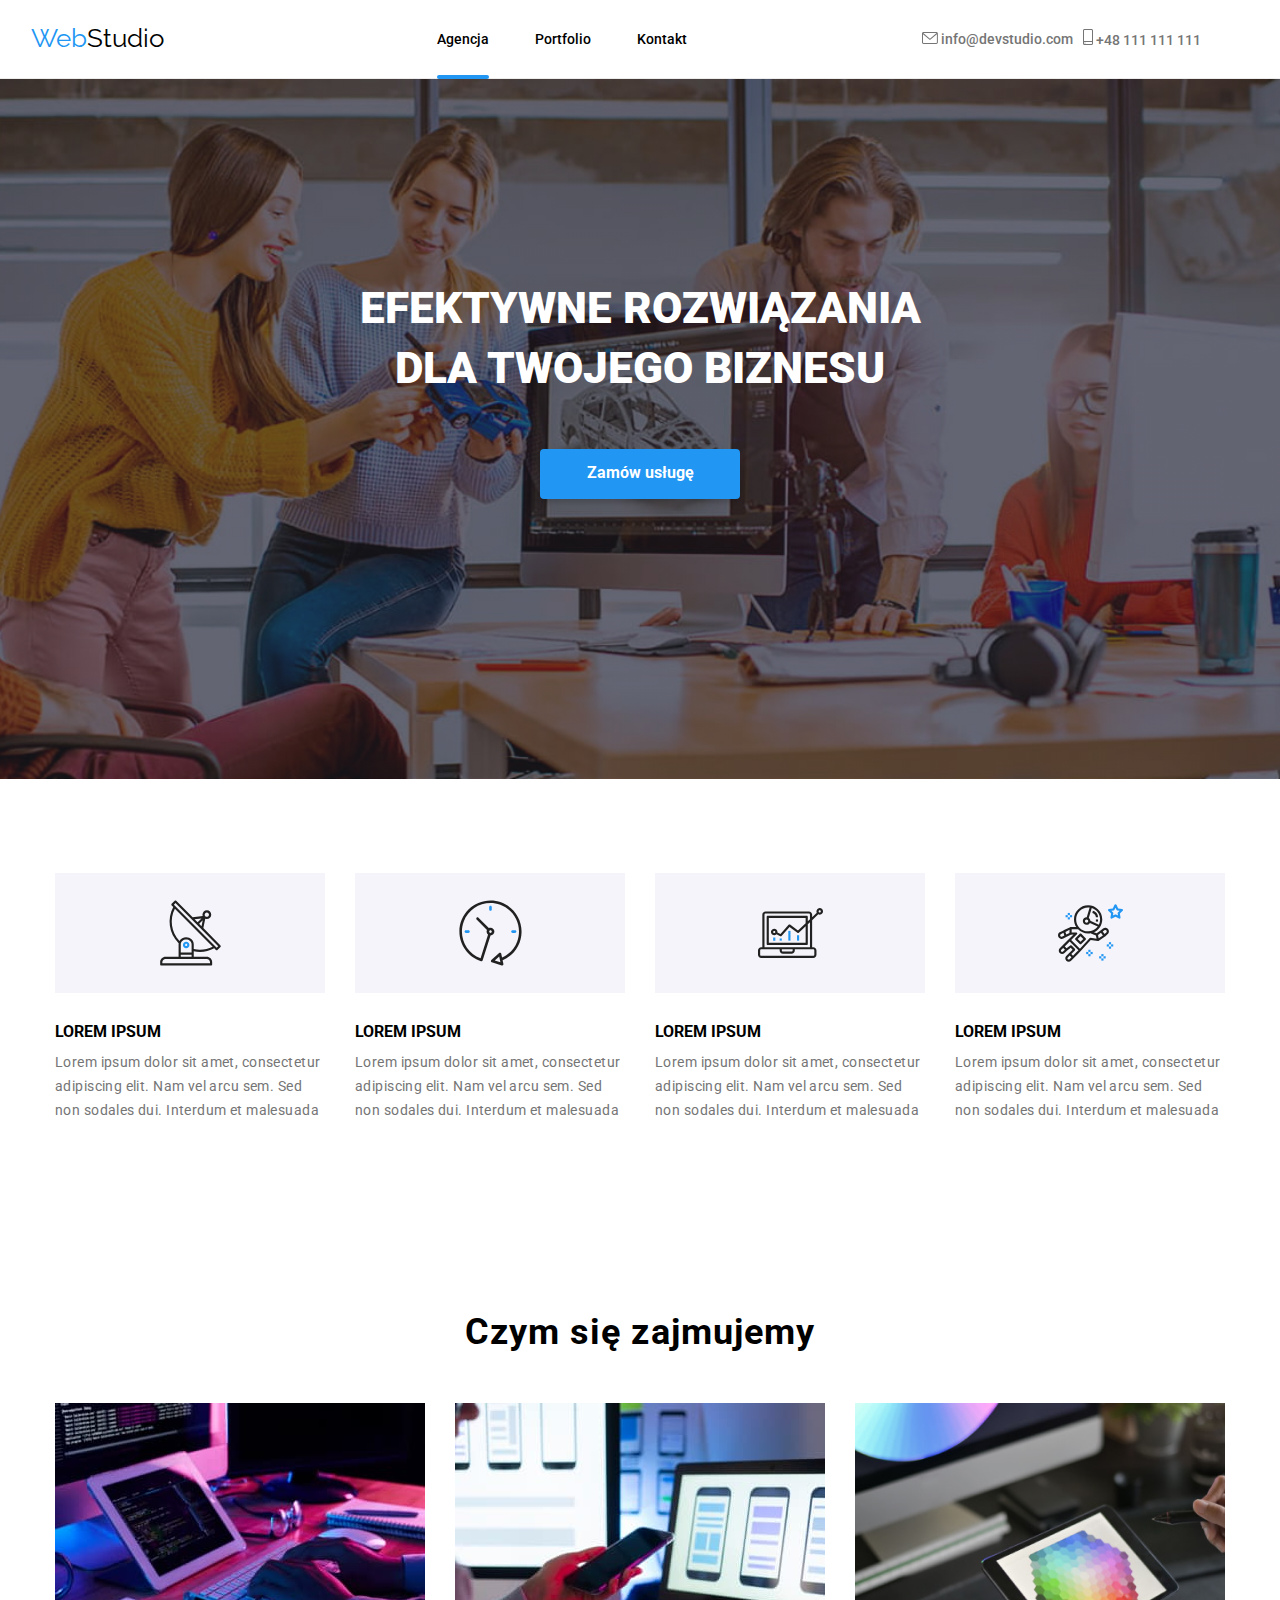
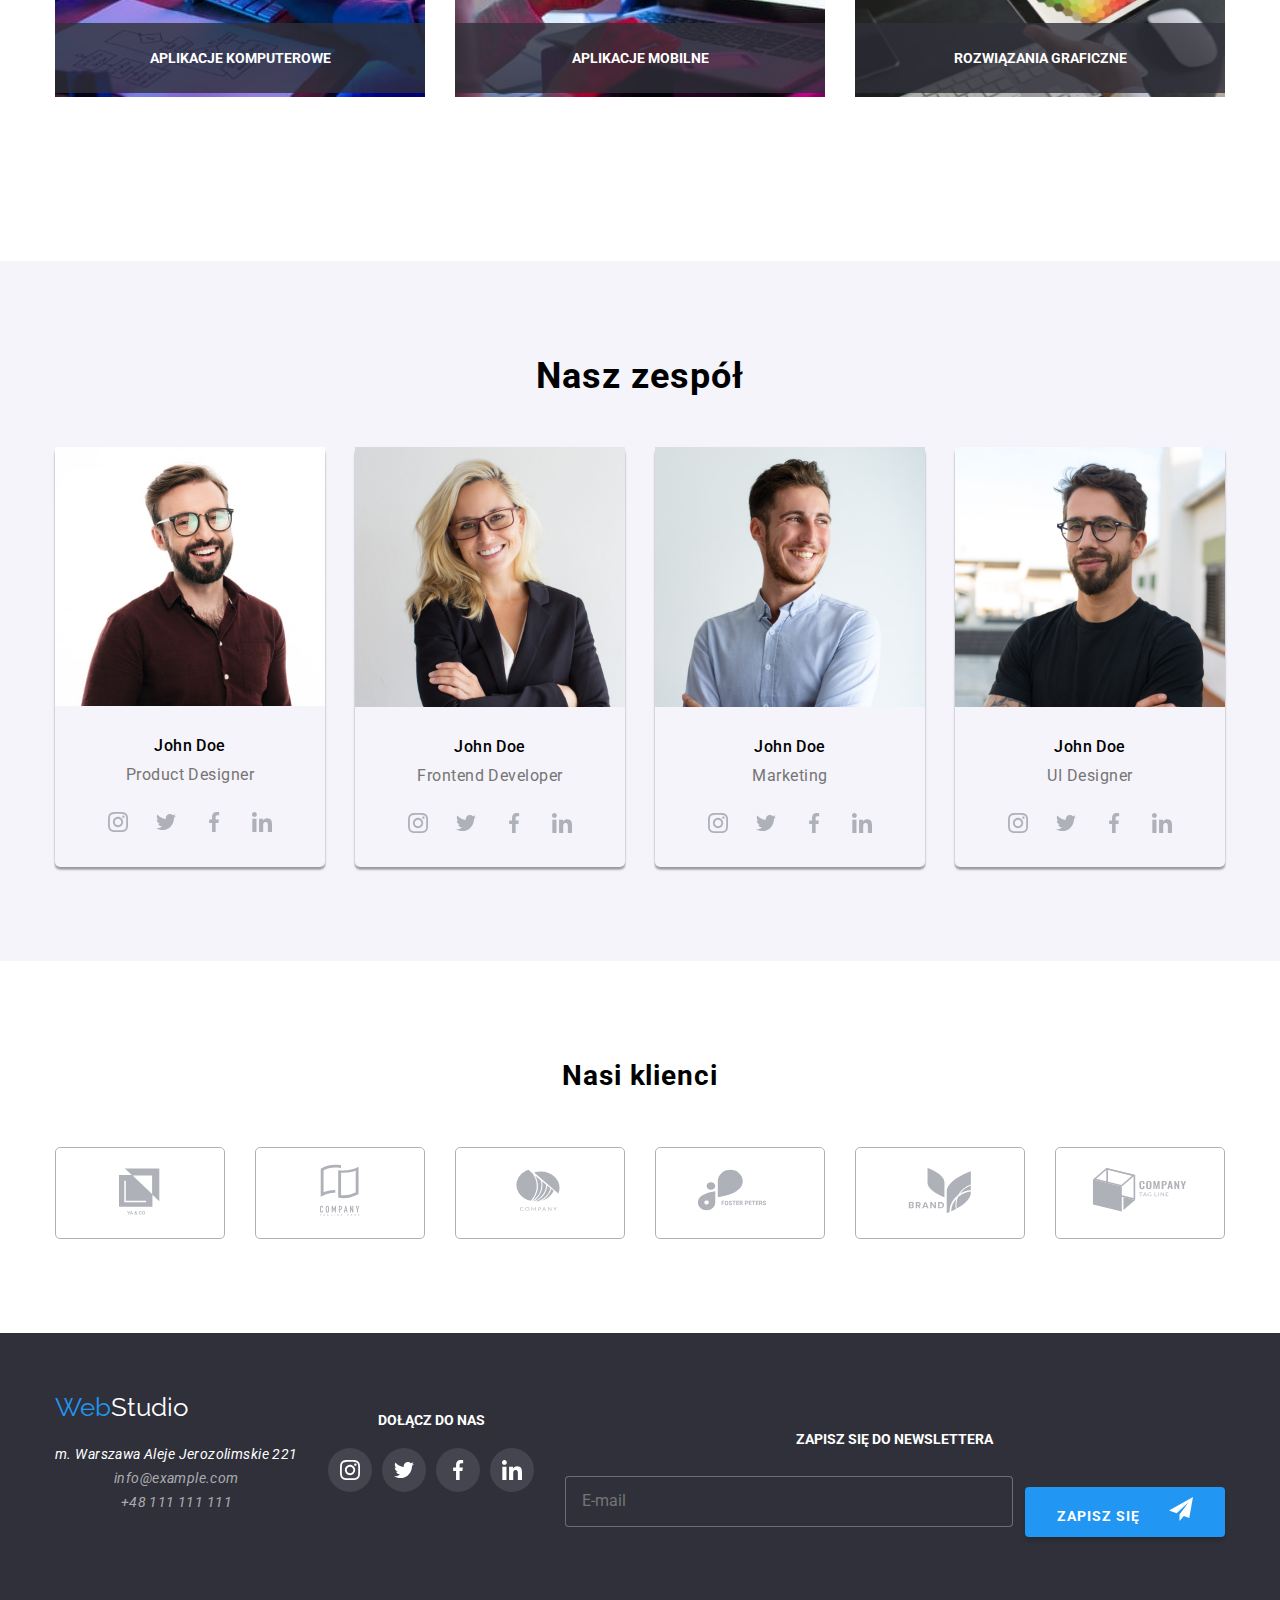
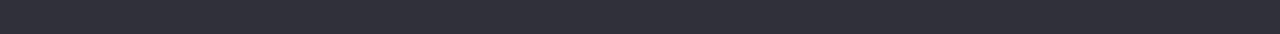
<file: index.html>
<!DOCTYPE html>
<html lang="pl">
  <head>
    <title>Studio</title>
    <meta charset="UTF-8" />
    <meta http-equiv="X-UA-Compatible" content="IE=edge" />
    <meta name="viewport" content="width=device-width, initial-scale=1.0" />
    <meta name="description" content="WebStudio" />
    <link
      rel="stylesheet"
      href="https://cdnjs.cloudflare.com/ajax/libs/modern-normalize/1.0.0/modern-normalize.min.css"
    />
    <!-- <link rel="stylesheet" href="./css/styles.css" /> -->
    <link rel="stylesheet" href="./css/main.min.css" />
    <link rel="preconnect" href="https://fonts.googleapis.com" />
    <link rel="preconnect" href="https://fonts.gstatic.com" crossorigin />
    <link
      href="https://fonts.googleapis.com/css2?family=Raleway:wght@700&family=Roboto:wght@400;500;700;900&display=swap"
      rel="stylesheet"
    />
  </head>
  <!--body-->
  <body>
    <!----------------- HEADER BEGIN ------------------------->
    <header class="header">
      <div class="header__container container">
        <!---------------- NAVIGATION BEGIN -------------------------->
        <!---------------- LOGO BEGIN  ----------------------->
        <a class="logo" href="./index.html">Web<span class="logo logo--header">Studio</span></a>
        <!---------------- LOGO END -------------------------->
        <nav class="header__navi">
          <ul class="header__selectors">
            <li class="header__selkeys">
              <a class="header__selkeyslink header__backlight" href="./index.html">Agencja</a>
            </li>
            <li class="header__selkeys">
              <a class="header__selkeyslink" href="./portfolio.html">Portfolio</a>
            </li>
            <li class="header__selkeys">
              <a class="header__selkeyslink" href="#">Kontakt</a>
            </li>
          </ul>
        </nav>
        <!---------------- NAVIGATION END -------------------------->
        <!---------------- HEADER CONTACT BEGIN -------------------->
        <ul class="header__contact">
          <li class="header__contactlist">
            <a href="mailto:info@devstudio.com" class="header__contactitem">
              <svg class="header__contact-icon" width="16" height="12">
                <use href="./images/icons.svg#icon-envelope"></use>
              </svg>
              <span>info@devstudio.com</span></a
            >
          </li>
          <li class="header__contactlist">
            <a href="tel:48111111111" class="header__contactitem">
              <svg class="header__contact-icon" width="10" height="16">
                <use href="./images/icons.svg#icon-phone"></use>
              </svg>
              <span>+48 111 111 111</span></a
            >
          </li>
        </ul>
        <button class="mobile-toggle js-open-menu">
          <svg class="mobile-menu-icon" width="35" height="35">
            <use href="./images/icons.svg#menu-button"></use>
          </svg>
        </button>
      </div>
    </header>
    <!---------------- HEADER CONTACT END -------------------->
    <main class="main">
      <!--------------MOTTO BEGIN----------------------------->
      <section class="motto section">
        <div class="motto__frame">
          <h1 class="motto__text">EFEKTYWNE ROZWIĄZANIA<br />DLA TWOJEGO BIZNESU</h1>
          <button type="button" class="motto__btn" data-modal-open>Zamów usługę</button>
        </div>
      </section>
      <!-------DESCRIPTION--------->
      <section class="description section">
        <div class="container">
          <ul class="description__list">
            <li class="description__item">
              <div class="description__icon">
                <svg width="65" height="70">
                  <use href="./images/icons.svg#icon-desc-antenna"></use>
                </svg>
              </div>
              <h3 class="description__title">Lorem ipsum</h3>
              <p class="description__text">
                Lorem ipsum dolor sit amet, consectetur adipiscing elit. Nam vel arcu sem. Sed non
                sodales dui. Interdum et malesuada
              </p>
            </li>
            <li class="description__item">
              <div class="description__icon">
                <svg width="65" height="70">
                  <use href="./images/icons.svg#icon-desc-clock"></use>
                </svg>
              </div>
              <h3 class="description__title">Lorem ipsum</h3>
              <p class="description__text">
                Lorem ipsum dolor sit amet, consectetur adipiscing elit. Nam vel arcu sem. Sed non
                sodales dui. Interdum et malesuada
              </p>
            </li>
            <li class="description__item">
              <div class="description__icon">
                <svg width="65" height="70">
                  <use href="./images/icons.svg#icon-desc-diagram"></use>
                </svg>
              </div>
              <h3 class="description__title">Lorem ipsum</h3>
              <p class="description__text">
                Lorem ipsum dolor sit amet, consectetur adipiscing elit. Nam vel arcu sem. Sed non
                sodales dui. Interdum et malesuada
              </p>
            </li>
            <li class="description__item">
              <div class="description__icon">
                <svg width="65" height="70">
                  <use href="./images/icons.svg#icon-desc-astronaut"></use>
                </svg>
              </div>
              <h3 class="description__title">Lorem ipsum</h3>
              <p class="description__text">
                Lorem ipsum dolor sit amet, consectetur adipiscing elit. Nam vel arcu sem. Sed non
                sodales dui. Interdum et malesuada
              </p>
            </li>
          </ul>
        </div>
      </section>
      <!---------WHAT WE DO----------->
      <div class="whatwedo section">
        <div class="container">
          <h2 class="whatwedo__title">Czym się zajmujemy</h2>
          <ul class="whatwedo__list">
            <li class="whatwedo__item">
              <img src="images/img1.jpg" alt="coding and typing" width="370" height="294" />
              <span class="whatwedo__item-desc">Aplikacje komputerowe</span>
            </li>
            <li class="whatwedo__item">
              <img src="images/img2.jpg" alt="smartphone and laptop" width="370" height="294" />
              <span class="whatwedo__item-desc">Aplikacje mobilne</span>
            </li>
            <li class="whatwedo__item">
              <img src="images/img3.jpg" alt="tablet with color palete" width="370" height="294" />
              <span class="whatwedo__item-desc">Rozwiązania graficzne</span>
            </li>
          </ul>
        </div>
      </div>
      <!--------TEAM-------->
      <section class="team section">
        <div class="container">
          <h2 class="team__title">Nasz zespół</h2>
          <ul class="team__list">
            <li class="team__item-pic">
              <img
                src="images/john_doe_product_designer.jpg"
                alt="picture john doe product designer"
                width="270"
                height="260"
              />
              <h3 class="team__member">John Doe</h3>
              <span class="team__member-desc">Product Designer</span>
              <div class="team__socials">
                <ul class="team__social-list">
                  <li class="team__social-item">
                    <a href="#" class="team__social-link" target="blank">
                      <svg class="team__social-icon" width="44" height="44">
                        <use href="./images/icons.svg#icon-instagram"></use>
                      </svg>
                    </a>
                  </li>
                  <li class="team__social-item">
                    <a href="#" class="team__social-link" target="blank">
                      <svg class="team__social-icon" width="44" height="44">
                        <use href="./images/icons.svg#icon-twitter"></use>
                      </svg>
                    </a>
                  </li>
                  <li class="team__social-item">
                    <a href="#" class="team__social-link" target="blank">
                      <svg class="team__social-icon" width="44" height="44">
                        <use href="./images/icons.svg#icon-facebook"></use>
                      </svg>
                    </a>
                  </li>
                  <li class="team__social-item">
                    <a href="#" class="team__social-link" target="blank">
                      <svg class="team__social-icon" width="44" height="44">
                        <use href="./images/icons.svg#icon-linkedin"></use>
                      </svg>
                    </a>
                  </li>
                </ul>
              </div>
            </li>
            <li class="team__item-pic">
              <img
                src="images/john_doe_frontend_developer.jpg"
                alt="picture john doe frontend developer"
                width="270"
                height="260"
              />
              <h3 class="team__member">John Doe</h3>
              <span class="team__member-desc">Frontend Developer</span>
              <div class="team__socials">
                <ul class="team__social-list">
                  <li class="team__social-item">
                    <a href="#" class="team__social-link" target="blank">
                      <svg class="team__social-icon" width="44" height="44">
                        <use href="./images/icons.svg#icon-instagram"></use>
                      </svg>
                    </a>
                  </li>
                  <li class="team__social-item">
                    <a href="#" class="team__social-link" target="blank">
                      <svg class="team__social-icon" width="44" height="44">
                        <use href="./images/icons.svg#icon-twitter"></use>
                      </svg>
                    </a>
                  </li>
                  <li class="team__social-item">
                    <a href="#" class="team__social-link" target="blank">
                      <svg class="team__social-icon" width="44" height="44">
                        <use href="./images/icons.svg#icon-facebook"></use>
                      </svg>
                    </a>
                  </li>
                  <li class="team__social-item">
                    <a href="#" class="team__social-link" target="blank">
                      <svg class="team__social-icon" width="44" height="44">
                        <use href="./images/icons.svg#icon-linkedin"></use>
                      </svg>
                    </a>
                  </li>
                </ul>
              </div>
            </li>
            <li class="team__item-pic">
              <img
                src="images/john_doe_marketing.jpg"
                alt="picture john doe marketing"
                width="270"
                height="260"
              />
              <h3 class="team__member">John Doe</h3>
              <span class="team__member-desc">Marketing</span>
              <div class="team__socials">
                <ul class="team__social-list">
                  <li class="team__social-item">
                    <a href="#" class="team__social-link" target="blank">
                      <svg class="team__social-icon" width="44" height="44">
                        <use href="./images/icons.svg#icon-instagram"></use>
                      </svg>
                    </a>
                  </li>
                  <li class="team__social-item">
                    <a href="#" class="team__social-link" target="blank">
                      <svg class="team__social-icon" width="44" height="44">
                        <use href="./images/icons.svg#icon-twitter"></use>
                      </svg>
                    </a>
                  </li>
                  <li class="team__social-item">
                    <a href="#" class="team__social-link" target="blank">
                      <svg class="team__social-icon" width="44" height="44">
                        <use href="./images/icons.svg#icon-facebook"></use>
                      </svg>
                    </a>
                  </li>
                  <li class="team__social-item">
                    <a href="#" class="team__social-link" target="blank">
                      <svg class="team__social-icon" width="44" height="44">
                        <use href="./images/icons.svg#icon-linkedin"></use>
                      </svg>
                    </a>
                  </li>
                </ul>
              </div>
            </li>
            <li class="team__item-pic">
              <img
                src="images/john_doe_ui_designer.jpg"
                alt="picture john doe ui designer"
                width="270"
                height="260"
              />
              <h3 class="team__member">John Doe</h3>
              <span class="team__member-desc">UI Designer</span>
              <div class="team__socials">
                <ul class="team__social-list">
                  <li class="team__social-item">
                    <a href="#" class="team__social-link" target="blank">
                      <svg class="team__social-icon" width="44" height="44">
                        <use href="./images/icons.svg#icon-instagram"></use>
                      </svg>
                    </a>
                  </li>
                  <li class="team__social-item">
                    <a href="#" class="team__social-link" target="blank">
                      <svg class="team__social-icon" width="44" height="44">
                        <use href="./images/icons.svg#icon-twitter"></use>
                      </svg>
                    </a>
                  </li>
                  <li class="team__social-item">
                    <a href="#" class="team__social-link" target="blank">
                      <svg class="team__social-icon" width="44" height="44">
                        <use href="./images/icons.svg#icon-facebook"></use>
                      </svg>
                    </a>
                  </li>
                  <li class="team__social-item">
                    <a href="#" class="team__social-link" target="blank">
                      <svg class="team__social-icon" width="44" height="44">
                        <use href="./images/icons.svg#icon-linkedin"></use>
                      </svg>
                    </a>
                  </li>
                </ul>
              </div>
            </li>
          </ul>
        </div>
      </section>
      <!------------------END TEAM BLOCK ----------------------------------->
      <!------------------START CUSTOMER BLOCK------------------------------>
      <section class="customer section">
        <div class="container">
          <h2 class="customer__title">Nasi klienci</h2>
          <ul class="customer__list">
            <li class="customer__list-item">
              <a href="#" class="customer-link" target="blank">
                <svg class="customer__icon" width="106" height="60">
                  <use href="./images/icons.svg#icon-customer-1"></use>
                </svg>
              </a>
            </li>
            <li class="customer__list-item">
              <a href="#" class="customer-link" target="blank">
                <svg class="customer__icon" width="106" height="60">
                  <use href="./images/icons.svg#icon-customer-2"></use>
                </svg>
              </a>
            </li>
            <li class="customer__list-item">
              <a href="#" class="customer-link" target="blank">
                <svg class="customer__icon" width="106" height="60">
                  <use href="./images/icons.svg#icon-customer-3"></use>
                </svg>
              </a>
            </li>
            <li class="customer__list-item">
              <a href="#" class="customer-link" target="blank">
                <svg class="customer__icon" width="106" height="60">
                  <use href="./images/icons.svg#icon-customer-4"></use>
                </svg>
              </a>
            </li>
            <li class="customer__list-item">
              <a href="#" class="customer-link" target="blank">
                <svg class="customer__icon" width="106" height="60">
                  <use href="./images/icons.svg#icon-customer-5"></use>
                </svg>
              </a>
            </li>
            <li class="customer__list-item">
              <a href="#" class="customer-link" target="blank">
                <svg class="customer__icon" width="106" height="60">
                  <use href="./images/icons.svg#icon-customer-6"></use>
                </svg>
              </a>
            </li>
          </ul>
        </div>
      </section>
    </main>
    <!-----FOOTER----->
    <footer class="footer">
      <div class="container footer-flex">
        <div class="footer__address">
          <!---------------- LOGO BEGIN ----------------------->
          <a class="logo" href="index.html" title="Strona główna"
            >Web<span class="logo logo--footer">Studio</span></a
          >
          <!---------------- LOGO END -------------------------->
          <address>
            <ul class="footer__address-list">
              <li class="footer__address-item">
                <span class="footer__address-item--textcolor"
                  >m. Warszawa Aleje Jerozolimskie 221</span
                >
              </li>
              <li class="footer__address-item">
                <a href="mailto:info@example.com" class="footer__address-link">info@example.com</a>
              </li>
              <li class="footer__address-item">
                <a href="tel:+48111111111" class="footer__address-link">+48 111 111 111</a>
              </li>
            </ul>
          </address>
        </div>
        <div class="footer__socials">
          <span class="footer__description">Dołącz do nas</span>
          <ul class="footer__socials-list">
            <li class="footer__socials-list-item">
              <a href="#" class="footer__socials-list-link" target="blank">
                <svg class="footer__socials-icons" width="44" height="44">
                  <use href="./images/icons.svg#icon-instagram"></use>
                </svg>
              </a>
            </li>
            <li class="footer__socials-list-item">
              <a href="#" class="footer__socials-list-link" target="blank">
                <svg class="footer__socials-icons" width="44" height="44">
                  <use href="./images/icons.svg#icon-twitter"></use>
                </svg>
              </a>
            </li>
            <li class="footer__socials-list-item">
              <a href="#" class="footer__socials-list-link" target="blank">
                <svg class="footer__socials-icons" width="44" height="44">
                  <use href="./images/icons.svg#icon-facebook"></use>
                </svg>
              </a>
            </li>
            <li class="footer__socials-list-item">
              <a href="#" class="footer__socials-list-link" target="blank">
                <svg class="footer__socials-icons" width="44" height="44">
                  <use href="./images/icons.svg#icon-linkedin"></use>
                </svg>
              </a>
            </li>
          </ul>
        </div>
        <div class="footer__newsletter">
          <span class="footer__description">Zapisz się do newslettera</span>
          <form name="footer-news-form" class="footer__newsletter-form">
            <label>
              <input
                type="email"
                name="footer-news-email"
                class="footer__newsletter-email"
                placeholder="E-mail"
              />
            </label>
            <button type="submit" class="footer__newsletter-btn">
              <span class="footer__description">Zapisz się</span>
              <svg class="footer__newsletter-icons" width="24" height="24">
                <use href="./images/icons.svg#icon-footer-send"></use>
              </svg>
            </button>
          </form>
        </div>
      </div>
    </footer>
    <!-------------------- MODAL WINDOW BEGIN  ------------------------->
    <div class="backdrop is-hidden" data-modal>
      <div class="modal">
        <button type="button" class="modal__close-btn" data-modal-close>
          <svg class="modal__close-icon" width="11" height="11">
            <use href="./images/icons.svg#icon-modal-close" />
          </svg>
        </button>
        <div class="modal__title">
          <span>Zostaw swoje dane w formularzu poniżej</span>
        </div>
        <form class="modal__form-box">
          <label class="modal__form-label" for="imie">
            <svg class="modal__form-icon" width="15" height="15">
              <use href="./images/icons.svg#icon-modal-person" />
            </svg>
            Imię
            <input class="modal__form-input" id="imie" type="text" name="Imie" />
          </label>
          <label class="modal__form-label" for="telefon">
            <svg class="modal__form-icon" width="15" height="15">
              <use href="./images/icons.svg#icon-modal-phone" />
            </svg>
            Telefon
            <input class="modal__form-input" id="telefon" type="tel" name="Telefon" />
          </label>
          <label class="modal__form-label" for="email">
            <svg class="modal__form-icon" width="15" height="15">
              <use href="./images/icons.svg#icon-modal-envelope" />
            </svg>
            Email
            <input class="modal__form-input" id="email" type="email" name="Email" />
          </label>
          <label class="modal__form-label" for="komentarz">
            Komentarz
            <textarea
              class="modal__form-input modal__form-textarea"
              id="komentarz"
              placeholder="Wprowadź tekst"
            ></textarea>
          </label>
          <label class="modal__custom-checkbox" for="checkbox">
            <input type="checkbox" id="checkbox" />
            <svg class="modal__custom-icon-check" width="15" height="14">
              <use href="./images/icons.svg#icon-modal-check" />
            </svg>
            Oświadczam że akceptuję&nbsp;<a
              class="modal__custom-checkbox-links"
              href="#"
              target="_blank"
              >Regulamin&nbsp;</a
            >i&nbsp;<a class="modal__custom-checkbox-links" href="#" target="_blank"
              >Politykę prywatoności
            </a>
          </label>
          <div class="modal__btn">
            <button class="modal__btn-send" type="submit">Wyślij</button>
          </div>
        </form>
      </div>
    </div>
    <!--------------------MOBILE MENU ---------------------------------->
    <div class="mobile-menu js-menu-container">
      <button class="mobile-toggle js-close-menu">
        <svg class="mobile-menu-icon" width="20" height="20">
          <use href="./images/icons.svg#icon-modal-close"></use>
        </svg>
      </button>
    </div>
    <script defer src="./js/mobile-menu.js"></script>
    <script defer src="./js/modal.js"></script>
  </body>
</html>
</file>
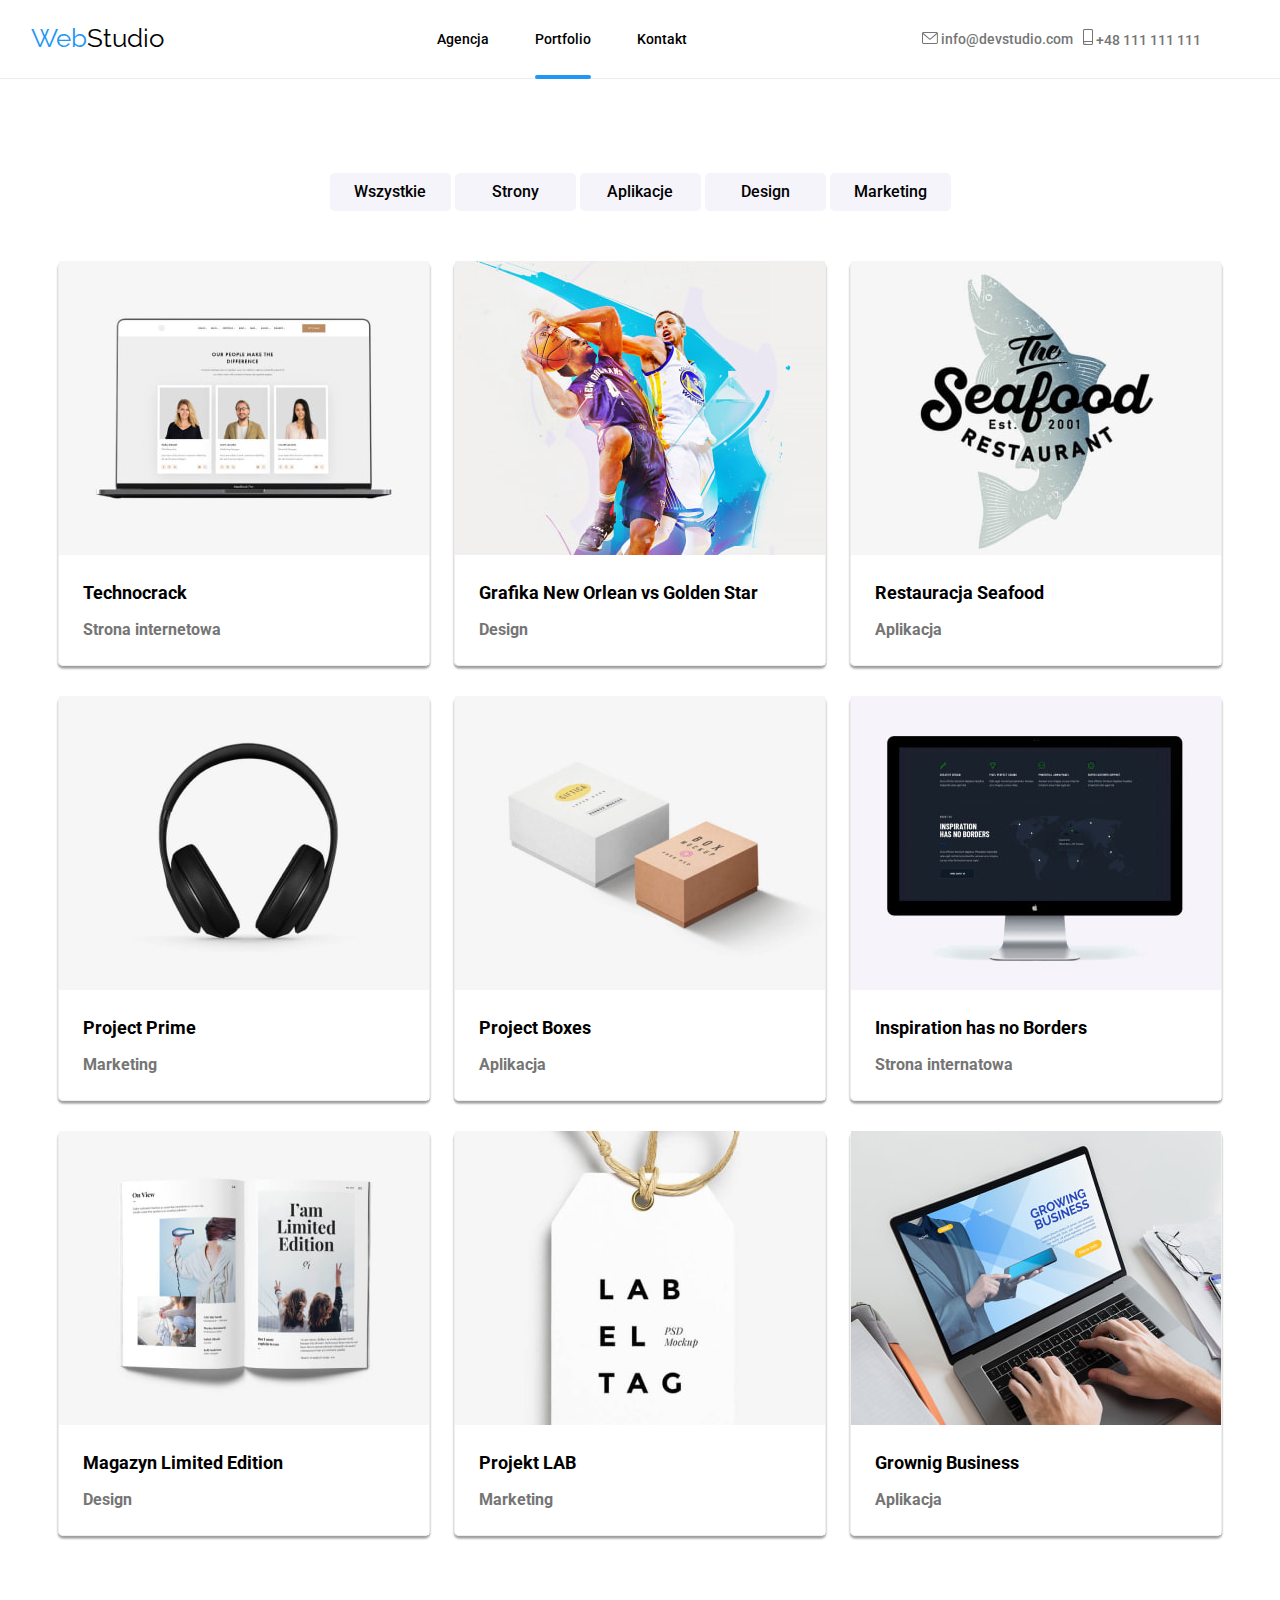
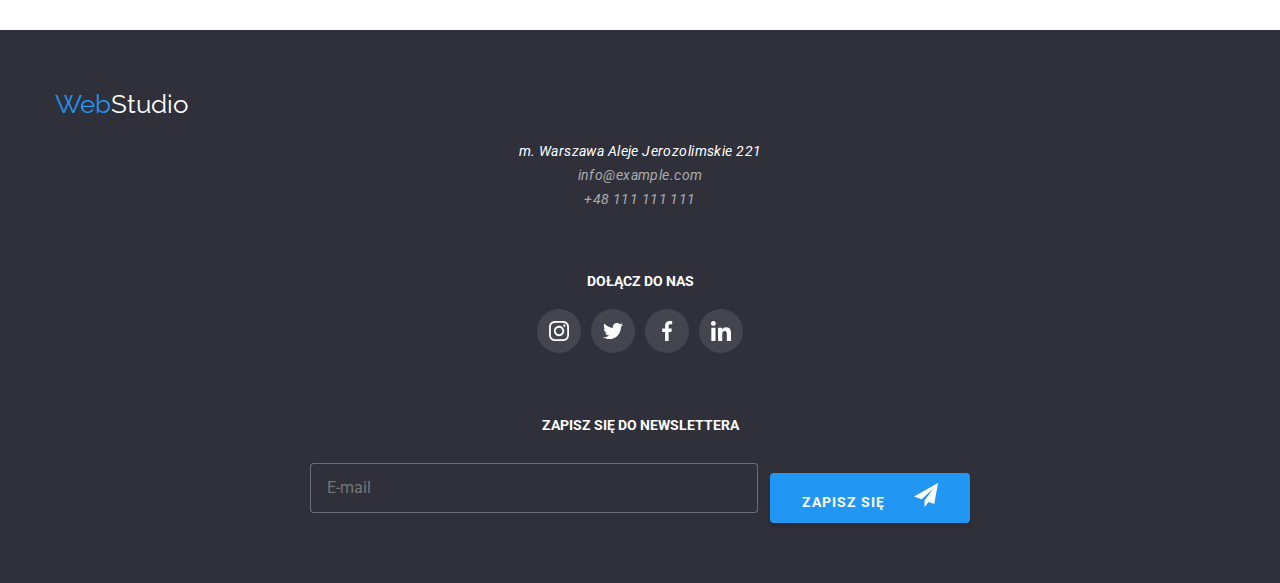
<file: portfolio.html>
<!DOCTYPE html>
<html lang="pl">
  <head>
    <title>Portfolio</title>
    <meta charset="UTF-8" />
    <meta http-equiv="X-UA-Compatible" content="IE=edge" />
    <meta name="viewport" content="width=device-width, initial-scale=1.0" />
    <meta name="description" content="WebStudio" />
    <link
      rel="stylesheet"
      href="https://cdnjs.cloudflare.com/ajax/libs/modern-normalize/1.0.0/modern-normalize.min.css"
    />
    <!-- <link rel="stylesheet" href="./css/styles.css" /> -->
    <link rel="stylesheet" href="./css/main.min.css" />
    <link rel="preconnect" href="https://fonts.googleapis.com" />
    <link rel="preconnect" href="https://fonts.gstatic.com" crossorigin />
    <link
      href="https://fonts.googleapis.com/css2?family=Raleway:wght@700&family=Roboto:wght@400;500;700;900&display=swap"
      rel="stylesheet"
    />
  </head>
  <!--body-->
  <body>
    <!----------------- HEADER BEGIN ------------------------->
    <header class="header">
      <div class="header__container container">
        <!---------------- LOGO BEGIN  ----------------------->
        <a class="logo" href="./index.html">Web<span class="logo logo--header">Studio</span></a>
        <!---------------- LOGO END -------------------------->
        <!---------------- NAVIGATION BEGIN -------------------------->
        <nav class="header__navi">
          <ul class="header__selectors">
            <li class="header__selkeys">
              <a class="header__selkeyslink" href="./index.html">Agencja</a>
            </li>
            <li class="header__selkeys">
              <a class="header__selkeyslink header__backlight" href="./portfolio.html">Portfolio</a>
            </li>
            <li class="header__selkeys">
              <a class="header__selkeyslink" href="#">Kontakt</a>
            </li>
          </ul>
        </nav>
        <!---------------- NAVIGATION END -------------------------->
        <!---------------- HEADER CONTACT BEGIN -------------------->
        <ul class="header__contact">
          <li class="header__contactlist">
            <a href="mailto:info@devstudio.com" class="header__contactitem">
              <svg class="header__contact-icon" width="16" height="12">
                <use href="./images/icons.svg#icon-envelope"></use>
              </svg>
              <span>info@devstudio.com</span></a
            >
          </li>
          <li class="header__contactlist">
            <a href="tel:48111111111" class="header__contactitem">
              <svg class="header__contact-icon" width="10" height="16">
                <use href="./images/icons.svg#icon-phone"></use>
              </svg>
              <span>+48 111 111 111</span></a
            >
          </li>
        </ul>
        <button class="mobile-toggle js-open-menu">
          <svg class="mobile-menu-icon" width="35" height="35">
            <use href="images/icons.svg#menu-button"></use>
          </svg>
        </button>
      </div>
    </header>
    <main class="main">
      <!-------------------PORTFOLIO BTN START----------------------->
      <section class="selkeys">
        <div class="selkeys__list">
          <ul>
            <li class="selkeys__item">
              <button type="button" class="selkeys__btn">Wszystkie</button>
            </li>
            <li class="selkeys__item">
              <button type="button" class="selkeys__btn">Strony</button>
            </li>
            <li class="selkeys__item">
              <button type="button" class="selkeys__btn">Aplikacje</button>
            </li>
            <li class="selkeys__item">
              <button type="button" class="selkeys__btn">Design</button>
            </li>
            <li class="selkeys__item">
              <button type="button" class="selkeys__btn">Marketing</button>
            </li>
          </ul>
        </div>
      </section>
      <!-------------------PORTFOLIO BTN END ------------------------->
      <!-------------------PROJECTS TILES START----------------------->
      <section class="tiles container">
        <div class="tiles__primary">
          <ul class="tiles__list">
            <!-- TECHNOCRACK -->
            <li class="tiles__item">
              <figure>
                <div class="tiles__pic">
                  <img
                    src="./images/portfolio_img1_technocrack.jpg"
                    width="370"
                    height="294"
                    alt="Technocrack"
                  />
                  <div class="tiles__picbox">
                    <p class="tiles__picdescription">
                      Technocrack jest popularną platformą wykorzystywaną do rozpowszechniania
                      koronawirusa. Firmy wykorzystują tę platformę do celów szpiegowskich i ataków
                      na niezabezpieczone serwery konkurencji
                    </p>
                  </div>
                </div>
                <figcaption class="tiles__projectname">
                  <h3 class="tiles__projecttitle">Technocrack</h3>
                  <span class="tiles__projecttype">Strona internetowa</span>
                </figcaption>
              </figure>
            </li>
            <!-- GRAFIKA NEW ORLEAN -->
            <li class="tiles__item">
              <figure>
                <div class="tiles__pic">
                  <img
                    src="./images/portfolio_img2_neworlean.jpg"
                    width="370"
                    height="294"
                    alt="Grafika New Orlean vs Golden Star"
                  />
                  <div class="tiles__picbox">
                    <p class="tiles__picdescription">
                      Lorem Ipsum is simply dummy text of the printing and typesetting industry.
                      Lorem Ipsum has been the industry's standard dummy text ever since the 1500s,
                      when an unknown printer took a galley of type and scrambled it to make a type
                      specimen book.
                    </p>
                  </div>
                </div>
                <figcaption class="tiles__projectname">
                  <h3 class="tiles__projecttitle">Grafika New Orlean vs Golden Star</h3>
                  <span class="tiles__projecttype">Design</span>
                </figcaption>
              </figure>
            </li>
            <!-- RESTAURACJA SEAFOOD -->
            <li class="tiles__item">
              <figure>
                <div class="tiles__pic">
                  <img
                    src="./images/portfolio_img3_seafood.jpg"
                    width="370"
                    height="294"
                    alt="Restauracja Seafood"
                  />
                  <div class="tiles__picbox">
                    <p class="tiles__picdescription">
                      Lorem Ipsum is simply dummy text of the printing and typesetting industry.
                      Lorem Ipsum has been the industry's standard dummy text ever since the 1500s,
                      when an unknown printer took a galley of type and scrambled it to make a type
                      specimen book.
                    </p>
                  </div>
                </div>
                <figcaption class="tiles__projectname">
                  <h3 class="tiles__projecttitle">Restauracja Seafood</h3>
                  <span class="tiles__projecttype">Aplikacja</span>
                </figcaption>
              </figure>
            </li>
            <!-- PROJEKT PRIME -->
            <li class="tiles__item">
              <figure>
                <div class="tiles__pic">
                  <img
                    src="./images/portfolio_img4_headset.jpg"
                    width="370"
                    height="294"
                    alt="Project Prime"
                  />
                  <div class="tiles__picbox">
                    <p class="tiles__picdescription">
                      Lorem Ipsum is simply dummy text of the printing and typesetting industry.
                      Lorem Ipsum has been the industry's standard dummy text ever since the 1500s,
                      when an unknown printer took a galley of type and scrambled it to make a type
                      specimen book.
                    </p>
                  </div>
                </div>
                <figcaption class="tiles__projectname">
                  <h3 class="tiles__projecttitle">Project Prime</h3>
                  <span class="tiles__projecttype">Marketing</span>
                </figcaption>
              </figure>
            </li>
            <!-- PROJEKT BOXES -->
            <li class="tiles__item">
              <figure>
                <div class="tiles__pic">
                  <img
                    src="./images/portfolio_img5_boxes.jpg"
                    width="370"
                    height="294"
                    alt="Project Boxes"
                  />
                  <div class="tiles__picbox">
                    <p class="tiles__picdescription">
                      Lorem Ipsum is simply dummy text of the printing and typesetting industry.
                      Lorem Ipsum has been the industry's standard dummy text ever since the 1500s,
                      when an unknown printer took a galley of type and scrambled it to make a type
                      specimen book.
                    </p>
                  </div>
                </div>
                <figcaption class="tiles__projectname">
                  <h3 class="tiles__projecttitle">Project Boxes</h3>
                  <span class="tiles__projecttype">Aplikacja</span>
                </figcaption>
              </figure>
            </li>
            <!-- INSPIRATIONS HAS NO BORDERS -->
            <li class="tiles__item">
              <figure>
                <div class="tiles__pic">
                  <img
                    src="./images/portfolio_img6_dipslay.jpg"
                    width="370"
                    height="294"
                    alt="Inspiration has no Borders"
                  />
                  <div class="tiles__picbox">
                    <p class="tiles__picdescription">
                      Lorem Ipsum is simply dummy text of the printing and typesetting industry.
                      Lorem Ipsum has been the industry's standard dummy text ever since the 1500s,
                      when an unknown printer took a galley of type and scrambled it to make a type
                      specimen book.
                    </p>
                  </div>
                </div>
                <figcaption class="tiles__projectname">
                  <h3 class="tiles__projecttitle">Inspiration has no Borders</h3>
                  <span class="tiles__projecttype">Strona internatowa</span>
                </figcaption>
              </figure>
            </li>
            <!-- MAGAZYN LIMITED EDITION -->
            <li class="tiles__item">
              <figure>
                <div class="tiles__pic">
                  <img
                    src="./images/portfolio_img7_magazine.jpg"
                    width="370"
                    height="294"
                    alt="Magazyn Limited Edition"
                  />
                  <div class="tiles__picbox">
                    <p class="tiles__picdescription">
                      Lorem Ipsum is simply dummy text of the printing and typesetting industry.
                      Lorem Ipsum has been the industry's standard dummy text ever since the 1500s,
                      when an unknown printer took a galley of type and scrambled it to make a type
                      specimen book.
                    </p>
                  </div>
                </div>
                <figcaption class="tiles__projectname">
                  <h3 class="tiles__projecttitle">Magazyn Limited Edition</h3>
                  <span class="tiles__projecttype">Design</span>
                </figcaption>
              </figure>
            </li>
            <!-- PROJECT LAB -->
            <li class="tiles__item">
              <figure>
                <div class="tiles__pic">
                  <img
                    src="./images/portfolio_img8_label.jpg"
                    width="370"
                    height="294"
                    alt="Projekt LAB"
                  />
                  <div class="tiles__picbox">
                    <p class="tiles__picdescription">
                      Lorem Ipsum is simply dummy text of the printing and typesetting industry.
                      Lorem Ipsum has been the industry's standard dummy text ever since the 1500s,
                      when an unknown printer took a galley of type and scrambled it to make a type
                      specimen book.
                    </p>
                  </div>
                </div>
                <figcaption class="tiles__projectname">
                  <h3 class="tiles__projecttitle">Projekt LAB</h3>
                  <span class="tiles__projecttype">Marketing</span>
                </figcaption>
              </figure>
            </li>
            <!-- GROWING BUSINESS -->
            <li class="tiles__item">
              <figure>
                <div class="tiles__pic">
                  <img
                    src="./images/portfolio_img9_laptop.jpg"
                    width="370"
                    height="294"
                    alt="Grownig Business"
                  />
                  <div class="tiles__picbox">
                    <p class="tiles__picdescription">
                      Lorem Ipsum is simply dummy text of the printing and typesetting industry.
                      Lorem Ipsum has been the industry's standard dummy text ever since the 1500s,
                      when an unknown printer took a galley of type and scrambled it to make a type
                      specimen book.
                    </p>
                  </div>
                </div>
                <figcaption class="tiles__projectname">
                  <h3 class="tiles__projecttitle">Grownig Business</h3>
                  <span class="tiles__projecttype">Aplikacja</span>
                </figcaption>
              </figure>
            </li>
          </ul>
        </div>
      </section>
    </main>
    <!-----FOOTER----->
    <footer class="footer">
      <div class="footer__content container">
        <div class="footer__address">
          <!---------------- LOGO START ----------------------->
          <a class="logo" href="index.html" title="Strona główna"
            >Web<span class="logo logo--footer">Studio</span></a
          >
          <!---------------- LOGO END -------------------------->
          <address>
            <ul class="footer__address-list">
              <li class="footer__address-item">
                <span class="footer__address-item--textcolor"
                  >m. Warszawa Aleje Jerozolimskie 221</span
                >
              </li>
              <li class="footer__address-item">
                <a href="mailto:info@example.com" class="footer__address-link">info@example.com</a>
              </li>
              <li class="footer__address-item">
                <a href="tel:+48111111111" class="footer__address-link">+48 111 111 111</a>
              </li>
            </ul>
          </address>
        </div>
        <div class="footer__socials">
          <span class="footer__description">Dołącz do nas</span>
          <ul class="footer__socials-list">
            <li class="footer__socials-list-item">
              <a href="#" class="footer__socials-list-link" target="blank">
                <svg class="footer__socials-icons" width="44" height="44">
                  <use href="./images/icons.svg#icon-instagram"></use>
                </svg>
              </a>
            </li>
            <li class="footer__socials-list-item">
              <a href="#" class="footer__socials-list-link" target="blank">
                <svg class="footer__socials-icons" width="44" height="44">
                  <use href="./images/icons.svg#icon-twitter"></use>
                </svg>
              </a>
            </li>
            <li class="footer__socials-list-item">
              <a href="#" class="footer__socials-list-link" target="blank">
                <svg class="footer__socials-icons" width="44" height="44">
                  <use href="./images/icons.svg#icon-facebook"></use>
                </svg>
              </a>
            </li>
            <li class="footer__socials-list-item">
              <a href="#" class="footer__socials-list-link" target="blank">
                <svg class="footer__socials-icons" width="44" height="44">
                  <use href="./images/icons.svg#icon-linkedin"></use>
                </svg>
              </a>
            </li>
          </ul>
        </div>
        <div class="footer__newsletter">
          <span class="footer__description">Zapisz się do newslettera</span>
          <form name="footer-news-form" class="footer__newsletter-form">
            <label>
              <input
                type="email"
                name="footer-news-email"
                class="footer__newsletter-email"
                placeholder="E-mail"
              />
            </label>
            <button type="submit" class="footer__newsletter-btn">
              <span class="footer__description">Zapisz się</span>
              <svg class="footer__newsletter-icons" width="24" height="24">
                <use href="./images/icons.svg#icon-footer-send"></use>
              </svg>
            </button>
          </form>
        </div>
      </div>
    </footer>
    <script defer src="./js/mobile-menu.js"></script>
  </body>
</html>
</file>
<file: css/main.min.css>
*,::after,::before{margin:0;padding:0;-webkit-box-sizing:border-box;box-sizing:border-box}body{font-family:"Roboto",sans-serif;width:100%;font-size:100%;max-width:1600px;margin:0 auto}.container{width:100%;max-width:480px;margin:0 auto;padding:0 1rem}.section{padding-top:94px;padding-bottom:94px}img{display:block;max-width:100%;height:auto}@media screen and (min-width: 768px){.container{min-width:768px}}@media screen and (min-width: 1200px){.container{min-width:1202px}}.logo{display:inline-block;font-family:"Raleway",sans-serif;font-size:26px;color:#2196f3;text-decoration:none}.logo--header{color:#000}.logo--footer{color:#fff}@media screen and (min-width: 768px){.logo{display:-webkit-box;display:-ms-flexbox;display:flex}}.header{border-bottom:solid 1px #ececec}.header__container{display:-webkit-box;display:-ms-flexbox;display:flex;-webkit-box-pack:justify;-ms-flex-pack:justify;justify-content:space-between;-webkit-box-align:center;-ms-flex-align:center;align-items:center;padding-top:24px;padding-bottom:24px}.header__navi{display:-webkit-box;display:-ms-flexbox;display:flex;-webkit-box-align:center;-ms-flex-align:center;align-items:center;-webkit-box-pack:justify;-ms-flex-pack:justify;justify-content:space-between}.header__selectors{display:none}.header__selkeys{margin-right:46px;list-style:none}.header__selkeyslink{font-size:14px;font-weight:500;text-decoration:none;color:#000;-webkit-transition-property:color;transition-property:color;-webkit-transition-duration:250ms;transition-duration:250ms;-webkit-transition-timing-function:cubic-bezier(0.4, 0, 0.2, 1);transition-timing-function:cubic-bezier(0.4, 0, 0.2, 1)}.header__selkeyslink:hover,.header__selkeyslink:focus,.header__selkeyslink:active{color:#2196f3}.header__backlight{position:relative}.header__backlight::after{content:"";position:absolute;display:block;width:100%;height:4px;background-color:#2196f3;border-radius:4px;margin-top:27px}.header__contact{display:none}.header__contactlist{display:none}.header__contactlist:last-child{margin-right:0}.header__contactitem{font-size:14px;font-weight:500;text-decoration:none;color:#757575;fill:#757575;-webkit-transition-property:color;transition-property:color;-webkit-transition-duration:250ms;transition-duration:250ms;-webkit-transition-timing-function:cubic-bezier(0.4, 0, 0.2, 1);transition-timing-function:cubic-bezier(0.4, 0, 0.2, 1)}.header__contactitem:hover,.header__contactitem:focus,.header__contactitem:active{color:#2196f3}@media screen and (min-width: 768px){.header__selectors{display:-webkit-box;display:-ms-flexbox;display:flex;-webkit-box-orient:horizontal;-webkit-box-direction:normal;-ms-flex-direction:row;flex-direction:row;-ms-flex-wrap:nowrap;flex-wrap:nowrap;-webkit-box-align:center;-ms-flex-align:center;align-items:center;padding-left:83px}.header__contact{display:-webkit-box;display:-ms-flexbox;display:flex;-webkit-box-align:center;-ms-flex-align:center;align-items:center;-webkit-box-pack:justify;-ms-flex-pack:justify;justify-content:space-between;-ms-flex-wrap:wrap;flex-wrap:wrap;gap:.625rem}.header__contactlist{display:-webkit-box;display:-ms-flexbox;display:flex;gap:.625rem}.header__container{margin-left:15px}}.motto{padding:200px 0px 280px 0px;background-color:#2f303a;background-image:-webkit-gradient(linear, left top, left bottom, from(rgba(47, 47, 57, 0.4)), to(rgba(47, 47, 57, 0.4))),url(../images/img_motto.jpg);background-image:linear-gradient(rgba(47, 47, 57, 0.4), rgba(47, 47, 57, 0.4)),url(../images/img_motto.jpg);display:-webkit-box;display:-ms-flexbox;display:flex;-webkit-box-pack:center;-ms-flex-pack:center;justify-content:center;-webkit-box-align:center;-ms-flex-align:center;align-items:center;background-position:50%;background-size:cover}.motto__frame{text-align:center}.motto__text{font-size:44px;font-weight:900;line-height:136%;letter-spacing:.06;color:#fff;margin-bottom:50px}.motto__btn{font-size:16px;font-weight:700;text-align:center;width:200px;height:50px;border:none;cursor:pointer;color:#fff;border-radius:4px;background-color:#2196f3;-webkit-box-shadow:0px 4px 4px rgba(0,0,0,.15);box-shadow:0px 4px 4px rgba(0,0,0,.15);-webkit-transition-property:color,background-color;transition-property:color,background-color;-webkit-transition-duration:250ms;transition-duration:250ms;-webkit-transition-timing-function:cubic-bezier(0.4, 0, 0.2, 1);transition-timing-function:cubic-bezier(0.4, 0, 0.2, 1)}.motto__btn:hover{color:#2196f3;background-color:#fff}.motto__btn:focus,.motto__btn:active{color:#fff}.is-hidden{pointer-events:none;visibility:hidden;opacity:0}.backdrop{width:100%;height:100%;top:0px;left:0px;background-color:rgba(0,0,0,.5);position:fixed;display:-webkit-box;display:-ms-flexbox;display:flex;-webkit-box-pack:center;-ms-flex-pack:center;justify-content:center;padding-top:221px}.modal{width:528px;height:581px;background-color:#fff;position:absolute;-webkit-box-shadow:0px 1px 3px rgba(0,0,0,.12),0px 1px 1px rgba(0,0,0,.14),0px 2px 1px rgba(0,0,0,.2);box-shadow:0px 1px 3px rgba(0,0,0,.12),0px 1px 1px rgba(0,0,0,.14),0px 2px 1px rgba(0,0,0,.2);border-radius:4px;-webkit-transform:scale(1);transform:scale(1);-webkit-transition-property:-webkit-transform;transition-property:-webkit-transform;transition-property:transform;transition-property:transform, -webkit-transform;-webkit-transition-duration:2s;transition-duration:2s;-webkit-transition-timing-function:linear;transition-timing-function:linear}.backdrop.is-hidden .modal{-webkit-transform:scale(0.1);transform:scale(0.1)}.modal__title{font-size:20px;font-weight:700;line-height:24px;display:-webkit-box;display:-ms-flexbox;display:flex;-webkit-box-pack:center;-ms-flex-pack:center;justify-content:center;text-align:center;padding-top:40px}.modal__form-box{-webkit-box-sizing:border-box;box-sizing:border-box;display:-webkit-box;display:-ms-flexbox;display:flex;-webkit-box-pack:center;-ms-flex-pack:center;justify-content:center;-webkit-box-orient:vertical;-webkit-box-direction:normal;-ms-flex-direction:column;flex-direction:column;padding:12px 40px 0px 40px}.modal__form-label{display:block;position:relative;margin-bottom:10px;color:#757575;font-size:12px}.modal__form-label:focus-within,.modal__form-label:hover .modal-form-icon{fill:#2196f3}.modal__form-input{display:block;width:100%;height:40px;margin-top:4px;padding-left:35px;font-size:12px;border:1px solid rgba(33,33,33,.2);border-radius:4px;-webkit-transition-property:border;transition-property:border;-webkit-transition-duration:250ms;transition-duration:250ms;-webkit-transition-timing-function:cubic-bezier(0.4, 0, 0.2, 1);transition-timing-function:cubic-bezier(0.4, 0, 0.2, 1)}.modal__form-input:hover,.modal__form-input:active,.modal__form-input:focus{border:1px solid #2196f3;outline:none}.modal__form-textarea{height:120px;padding:12px 16px;color:#757575;resize:none}.modal__custom-checkbox{position:relative;display:-webkit-box;display:-ms-flexbox;display:flex;-webkit-box-align:center;-ms-flex-align:center;align-items:center;margin-top:20px;font-size:14px}.modal__custom-checkbox input[type=checkbox]{background:#fff;margin:0;-webkit-appearance:none;-moz-appearance:none;appearance:none;border:2px solid #000;width:19px;height:20px;border-radius:4px;margin-right:8px}.modal__custom-icon-check{cursor:pointer}.modal__custom-checkbox .modal__custom-icon-check{position:absolute;top:50%;left:2px;-webkit-transform:translateY(-50%);transform:translateY(-50%);opacity:0;width:15px;height:16px;-webkit-transition-property:opacity;transition-property:opacity;-webkit-transition-duration:250ms;transition-duration:250ms;-webkit-transition-timing-function:cubic-bezier(0.4, 0, 0.2, 1);transition-timing-function:cubic-bezier(0.4, 0, 0.2, 1)}.modal__custom-checkbox input[type=checkbox]:checked+.modal__custom-icon-check{opacity:1;background-color:#2196f3;-webkit-transition-property:opacity;transition-property:opacity;-webkit-transition-duration:250ms;transition-duration:250ms;-webkit-transition-timing-function:cubic-bezier(0.4, 0, 0.2, 1);transition-timing-function:cubic-bezier(0.4, 0, 0.2, 1)}.modal__custom-checkbox-links{color:#2196f3}.modal__btn{display:-webkit-box;display:-ms-flexbox;display:flex;-webkit-box-pack:center;-ms-flex-pack:center;justify-content:center;-webkit-box-align:center;-ms-flex-align:center;align-items:center}.modal__btn-send{margin-top:30px;width:200px;height:50px;cursor:pointer;font-size:16px;font-weight:700;color:#fff;-webkit-box-shadow:0px 4px 4px rgba(0,0,0,.15);box-shadow:0px 4px 4px rgba(0,0,0,.15);background-color:#2196f3;border:none;border-radius:4px}.modal__form-input .modal__form-textarea>::-webkit-input-placeholder{font-weight:12px;line-height:14px;letter-spacing:.01em;color:#000}.modal__form-input .modal__form-textarea>::-moz-placeholder{font-weight:12px;line-height:14px;letter-spacing:.01em;color:#000}.modal__form-input .modal__form-textarea>:-ms-input-placeholder{font-weight:12px;line-height:14px;letter-spacing:.01em;color:#000}.modal__form-input .modal__form-textarea>::-ms-input-placeholder{font-weight:12px;line-height:14px;letter-spacing:.01em;color:#000}.modal__form-input .modal__form-textarea>::placeholder{font-weight:12px;line-height:14px;letter-spacing:.01em;color:#000}.modal__form-icon{position:absolute;margin-top:30px;margin-left:15px;background-color:rgba(255,255,255,.1);-webkit-transition-property:fill;transition-property:fill;-webkit-transition-duration:250ms;transition-duration:250ms;-webkit-transition-timing-function:cubic-bezier(0.4, 0, 0.2, 1);transition-timing-function:cubic-bezier(0.4, 0, 0.2, 1)}.modal__close-btn{position:absolute;width:30px;height:30px;top:8px;right:8px;background-color:#fff;border:solid 1px rgba(0,0,0,.1);border-radius:50%;cursor:pointer}.description{padding-left:0;padding-right:0}.description__list{display:-webkit-box;display:-ms-flexbox;display:flex;-webkit-box-align:center;-ms-flex-align:center;align-items:center;-webkit-box-pack:justify;-ms-flex-pack:justify;justify-content:space-between;-webkit-box-orient:vertical;-webkit-box-direction:normal;-ms-flex-direction:column;flex-direction:column;row-gap:1.875rem;-webkit-column-gap:1.875rem;-moz-column-gap:1.875rem;column-gap:1.875rem;list-style:none}.description__icon{display:-webkit-box;display:-ms-flexbox;display:flex;-webkit-box-pack:center;-ms-flex-pack:center;justify-content:center;padding:25px 100px;background-color:#f5f4fa}.description__title{margin-top:30px;font-size:16px;text-transform:uppercase;margin-bottom:10px;text-align:center}.description__text{font-size:14px;line-height:171%;letter-spacing:.03em;color:#757575}@media screen and (min-width: 768px){.description__list{-webkit-box-orient:horizontal;-webkit-box-direction:normal;-ms-flex-direction:row;flex-direction:row;-webkit-box-pack:justify;-ms-flex-pack:justify;justify-content:space-between;-ms-flex-wrap:wrap;flex-wrap:wrap}.description__item{max-width:22rem}.description__title{text-align:left}}@media screen and (min-width: 1200px){.description__list{-ms-flex-wrap:nowrap;flex-wrap:nowrap}}.whatwedo{text-align:center;padding-left:0;padding-right:0}.whatwedo__title{font-size:36px;font-weight:700;line-height:42px;text-align:center;letter-spacing:.03em;margin-bottom:50px}.whatwedo__list{display:-webkit-box;display:-ms-flexbox;display:flex;-ms-flex-wrap:wrap;flex-wrap:wrap;-webkit-box-pack:justify;-ms-flex-pack:justify;justify-content:space-between;-webkit-box-align:center;-ms-flex-align:center;align-items:center}.whatwedo__item{display:inline-block;margin-right:0px;position:relative}.whatwedo__item:last-child{margin-right:0px}.whatwedo__item-desc{background-color:rgba(47,48,58,.8);color:#fff;font-size:14px;font-weight:700;display:block;width:370px;height:70px;padding:27px 0px;text-transform:uppercase;position:relative;top:-74px}@media screen and (max-width: 1200px){.whatwedo{display:none}}.team{background-color:#f5f4fa;text-align:center}.team__title{font-size:36px;font-weight:700;line-height:42px;text-align:center;letter-spacing:.03em;margin-bottom:50px}.team__list{display:-webkit-box;display:-ms-flexbox;display:flex;-ms-flex-wrap:wrap;flex-wrap:wrap;-webkit-box-pack:center;-ms-flex-pack:center;justify-content:center;gap:30px}.team__item-pic{display:inline;width:270px;height:420px;-webkit-box-shadow:0px 2px 3px rgba(0,0,0,.1),0px 2px 2px rgba(0,0,0,.15),0px 3px 2px rgba(0,0,0,.2);box-shadow:0px 2px 3px rgba(0,0,0,.1),0px 2px 2px rgba(0,0,0,.15),0px 3px 2px rgba(0,0,0,.2);border-radius:5px}.team__member{font-size:16px;font-weight:500;line-height:19px;text-align:center;letter-spacing:.03em;margin-top:30px;margin-bottom:10px;-webkit-transition-duration:250ms;transition-duration:250ms;-webkit-transition-timing-function:cubic-bezier(0.4, 0, 0.2, 1);transition-timing-function:cubic-bezier(0.4, 0, 0.2, 1)}.team__member-desc{font-size:16px;line-height:19px;text-align:center;letter-spacing:.03em;color:#757575;display:inline-block;padding-bottom:16px;-webkit-transition-property:color;transition-property:color;-webkit-transition-duration:250ms;transition-duration:250ms;-webkit-transition-timing-function:cubic-bezier(0.4, 0, 0.2, 1);transition-timing-function:cubic-bezier(0.4, 0, 0.2, 1)}.team__social-item{list-style:none;display:inline-block}.team__social-icon{fill:#afb1b8;padding-bottom:0px;-webkit-transition-duration:250ms;transition-duration:250ms;-webkit-transition-timing-function:cubic-bezier(0.4, 0, 0.2, 1);transition-timing-function:cubic-bezier(0.4, 0, 0.2, 1);border-radius:50%}.team__social-link{color:#fff}.team__social-icon:hover{fill:#fff;background-color:#2196f3}.team__member:hover,.team__member:focus,.team__member:active{color:#2196f3}.team__member-desc:hover,.team__member-desc:focus,.team__member-desc:active{color:#2196f3}.customer{text-align:center}.customer__title{font-size:1.75rem;font-weight:700;line-height:42px;text-align:center;letter-spacing:.03em;margin-bottom:50px}.customer__list{display:-webkit-box;display:-ms-flexbox;display:flex;-ms-flex-wrap:wrap;flex-wrap:wrap;-webkit-box-pack:center;-ms-flex-pack:center;justify-content:center;-webkit-box-align:center;-ms-flex-align:center;align-items:center;gap:30px;list-style-type:none}.customer__list-item{display:-webkit-box;display:-ms-flexbox;display:flex;-webkit-box-pack:center;-ms-flex-pack:center;justify-content:center;-webkit-box-align:center;-ms-flex-align:center;align-items:center;border-radius:5px;border:1px solid #afb1b8;width:170px;height:92px}.customer__list-item:hover{border:1px solid #2196f3}.customer__icon{fill:#afb1b8;-webkit-transition-duration:250ms;transition-duration:250ms;-webkit-transition-timing-function:cubic-bezier(0.4, 0, 0.2, 1);transition-timing-function:cubic-bezier(0.4, 0, 0.2, 1)}.customer__list-item:hover .customer__icon{fill:#2196f3}.footer-flex{display:-webkit-box;display:-ms-flexbox;display:flex;-webkit-box-align:center;-ms-flex-align:center;align-items:center;-webkit-box-pack:justify;-ms-flex-pack:justify;justify-content:space-between;-webkit-box-orient:vertical;-webkit-box-direction:normal;-ms-flex-direction:column;flex-direction:column}.footer{background-color:#2f303a;padding-top:60px;padding-bottom:60px}.footer__address{text-align:center;margin-bottom:60px}.footer__address-list{padding-top:20px;padding-left:0px;text-decoration:none}.footer__address-item{list-style:none;text-decoration:none;font-size:14px;line-height:171%;letter-spacing:.03em;text-align:center}.footer__address-item--textcolor{color:#fff}.footer__address-link{color:rgba(255,255,255,.6);text-decoration:none;-webkit-transition-property:color;transition-property:color;-webkit-transition-duration:250ms;transition-duration:250ms;-webkit-transition-timing-function:cubic-bezier(0.4, 0, 0.2, 1);transition-timing-function:cubic-bezier(0.4, 0, 0.2, 1)}.footer__address-link:hover,.footer__address-link:focus,.footer__address-link:active{color:#fff}.footer__socials{text-align:center;margin-bottom:60px}.footer__description{font-size:14px;font-weight:700;line-height:16px;text-transform:uppercase;color:#fff;display:inline-block;margin-bottom:20px}.footer__socials-list{display:-webkit-box;display:-ms-flexbox;display:flex;-webkit-box-pack:center;-ms-flex-pack:center;justify-content:center;gap:10px}.footer__socials-list-item{list-style:none;text-align:center}.footer__socials-list-link{color:#2f303a}.footer__socials-icons{fill:#fff;background-color:rgba(255,255,255,.1);border-radius:50%;-webkit-transition-property:background-color;transition-property:background-color;-webkit-transition-duration:250ms;transition-duration:250ms;-webkit-transition-timing-function:cubic-bezier(0.4, 0, 0.2, 1);transition-timing-function:cubic-bezier(0.4, 0, 0.2, 1);border-radius:50%}.footer__socials-icons:hover{fill:#fff;background-color:#2196f3}.footer__newsletter{display:-webkit-box;display:-ms-flexbox;display:flex;text-align:center;-webkit-box-orient:vertical;-webkit-box-direction:normal;-ms-flex-direction:column;flex-direction:column}.footer__newsletter-form{display:-webkit-box;display:-ms-flexbox;display:flex;-webkit-box-pack:center;-ms-flex-pack:center;justify-content:center;-webkit-box-align:center;-ms-flex-align:center;align-items:center;gap:12px}.footer__newsletter-email{width:min(94vw,28rem);background-color:#2f303a;color:#fff;border:1px solid rgba(255,255,255,.3);border-radius:4px;padding:15px 16px;-webkit-transition-property:border;transition-property:border;-webkit-transition-duration:250ms;transition-duration:250ms;-webkit-transition-timing-function:cubic-bezier(0.4, 0, 0.2, 1);transition-timing-function:cubic-bezier(0.4, 0, 0.2, 1)}.footer__newsletter-email:hover,.footer__newsletter-email:active,.footer__newsletter-email:focus{border:1px solid #2196f3;outline:none}.footer__newsletter-icons{fill:#fff;margin-left:24px}.footer__newsletter-btn{width:200px;height:50px;background-color:#2196f3;color:#fff;-webkit-box-shadow:0px 4px 4px rgba(0,0,0,.15);box-shadow:0px 4px 4px rgba(0,0,0,.15);border:none;border-radius:4px;font-size:16px;font-weight:700;line-height:188%;letter-spacing:.06em;padding:10px 0px;-webkit-box-pack:center;-ms-flex-pack:center;justify-content:center;-webkit-box-align:center;-ms-flex-align:center;align-items:center;gap:24px;cursor:pointer;margin-top:20px}@media screen and (min-width: 768px){.footer-flex{-ms-flex-preferred-size:40%;flex-basis:40%;-ms-flex-wrap:wrap;flex-wrap:wrap;-webkit-box-orient:horizontal;-webkit-box-direction:normal;-ms-flex-direction:row;flex-direction:row}}.selkeys{display:-webkit-box;display:-ms-flexbox;display:flex;-ms-flex-wrap:wrap;flex-wrap:wrap;-webkit-box-pack:center;-ms-flex-pack:center;justify-content:center;padding-top:94px;padding-bottom:50px}.selkeys__item{display:inline}.selkeys__btn{font-size:16px;font-weight:500;text-align:center;width:121px;height:38px;cursor:pointer;border:none;border-radius:5px;background-color:#f5f4fa;-webkit-transition-property:background-color;transition-property:background-color;-webkit-transition-duration:250ms;transition-duration:250ms;-webkit-transition-timing-function:cubic-bezier(0.4, 0, 0.2, 1);transition-timing-function:cubic-bezier(0.4, 0, 0.2, 1)}.selkeys__btn:hover{background-color:#2196f3;color:#fff;-webkit-box-shadow:0px 1px 1px rgba(0,0,0,.12),0px 4px 4px rgba(0,0,0,.06),1px 4px 6px rgba(0,0,0,.16);box-shadow:0px 1px 1px rgba(0,0,0,.12),0px 4px 4px rgba(0,0,0,.06),1px 4px 6px rgba(0,0,0,.16)}.selkeys__btn:focus,.selkeys__btn:active{background-color:#2196f3;color:#fff}.tiles{background-color:#fff}.tiles__list{display:-webkit-box;display:-ms-flexbox;display:flex;-ms-flex-wrap:wrap;flex-wrap:wrap;-webkit-box-pack:center;-ms-flex-pack:center;justify-content:center;row-gap:30px;-webkit-column-gap:24px;-moz-column-gap:24px;column-gap:24px;padding-bottom:94px}.tiles__list:last-child{margin-right:0px}.tiles__item{list-style:none;border-bottom:1px solid #eee;border-left:1px solid #eee;border-right:1px solid #eee;-webkit-transition-property:-webkit-box-shadow;transition-property:-webkit-box-shadow;transition-property:box-shadow;transition-property:box-shadow, -webkit-box-shadow;-webkit-transition-duration:250ms;transition-duration:250ms;-webkit-transition-timing-function:cubic-bezier(0.4, 0, 0.2, 1);transition-timing-function:cubic-bezier(0.4, 0, 0.2, 1);border-radius:5px;-webkit-box-shadow:0px 2px 3px rgba(0,0,0,.1),0px 2px 2px rgba(0,0,0,.15),0px 3px 2px rgba(0,0,0,.2);box-shadow:0px 2px 3px rgba(0,0,0,.1),0px 2px 2px rgba(0,0,0,.15),0px 3px 2px rgba(0,0,0,.2)}.tiles__item:hover{-webkit-box-shadow:0px 1px 1px rgba(0,0,0,.12),0px 4px 4px rgba(0,0,0,.06),1px 4px 6px rgba(0,0,0,.16);box-shadow:0px 1px 1px rgba(0,0,0,.12),0px 4px 4px rgba(0,0,0,.06),1px 4px 6px rgba(0,0,0,.16)}.tiles__item:hover .tiles__picbox{-webkit-transform:translateY(0);transform:translateY(0)}.tiles__pic{position:relative;width:370px;height:294px;overflow:hidden}.tiles__picbox{position:absolute;top:0;left:0;width:100%;height:100%;display:-webkit-box;display:-ms-flexbox;display:flex;-webkit-box-align:center;-ms-flex-align:center;align-items:center;background-color:rgba(33,150,243,.9);-webkit-transform:translateY(100%);transform:translateY(100%);-webkit-transition-property:-webkit-transform;transition-property:-webkit-transform;transition-property:transform;transition-property:transform, -webkit-transform;-webkit-transition-duration:250ms;transition-duration:250ms;-webkit-transition-timing-function:linear;transition-timing-function:linear;border-radius:5px;cursor:pointer}.tiles__picdescription{font-size:18px;line-height:1.55em;color:#fff;margin:0px 45px 0px 24px}.tiles__projectname{font-size:18px;font-weight:700;line-height:36px;background-color:#fff;margin-left:24px;padding-top:20px}.tiles__projecttitle{font-size:18px;font-weight:700;line-height:36px}.tiles__projecttype{font-size:16px;line-height:30px;color:#757575;display:inline-block;margin-bottom:20px}.mobile-menu{position:fixed;display:none;opacity:0;top:0;left:0;height:100vh;width:100vw;padding:2rem;background-color:#fff;-webkit-transform:translateX(100%);transform:translateX(100%)}.mobile-menu.is-open{-webkit-transform:translateX(0);transform:translateX(0);opacity:1;display:block}.mobile-toggle{background:none;border:none;cursor:pointer}@media screen and (min-width: 768px){.mobile-toggle{display:none}}/*# sourceMappingURL=main.min.css.map */
</file>
